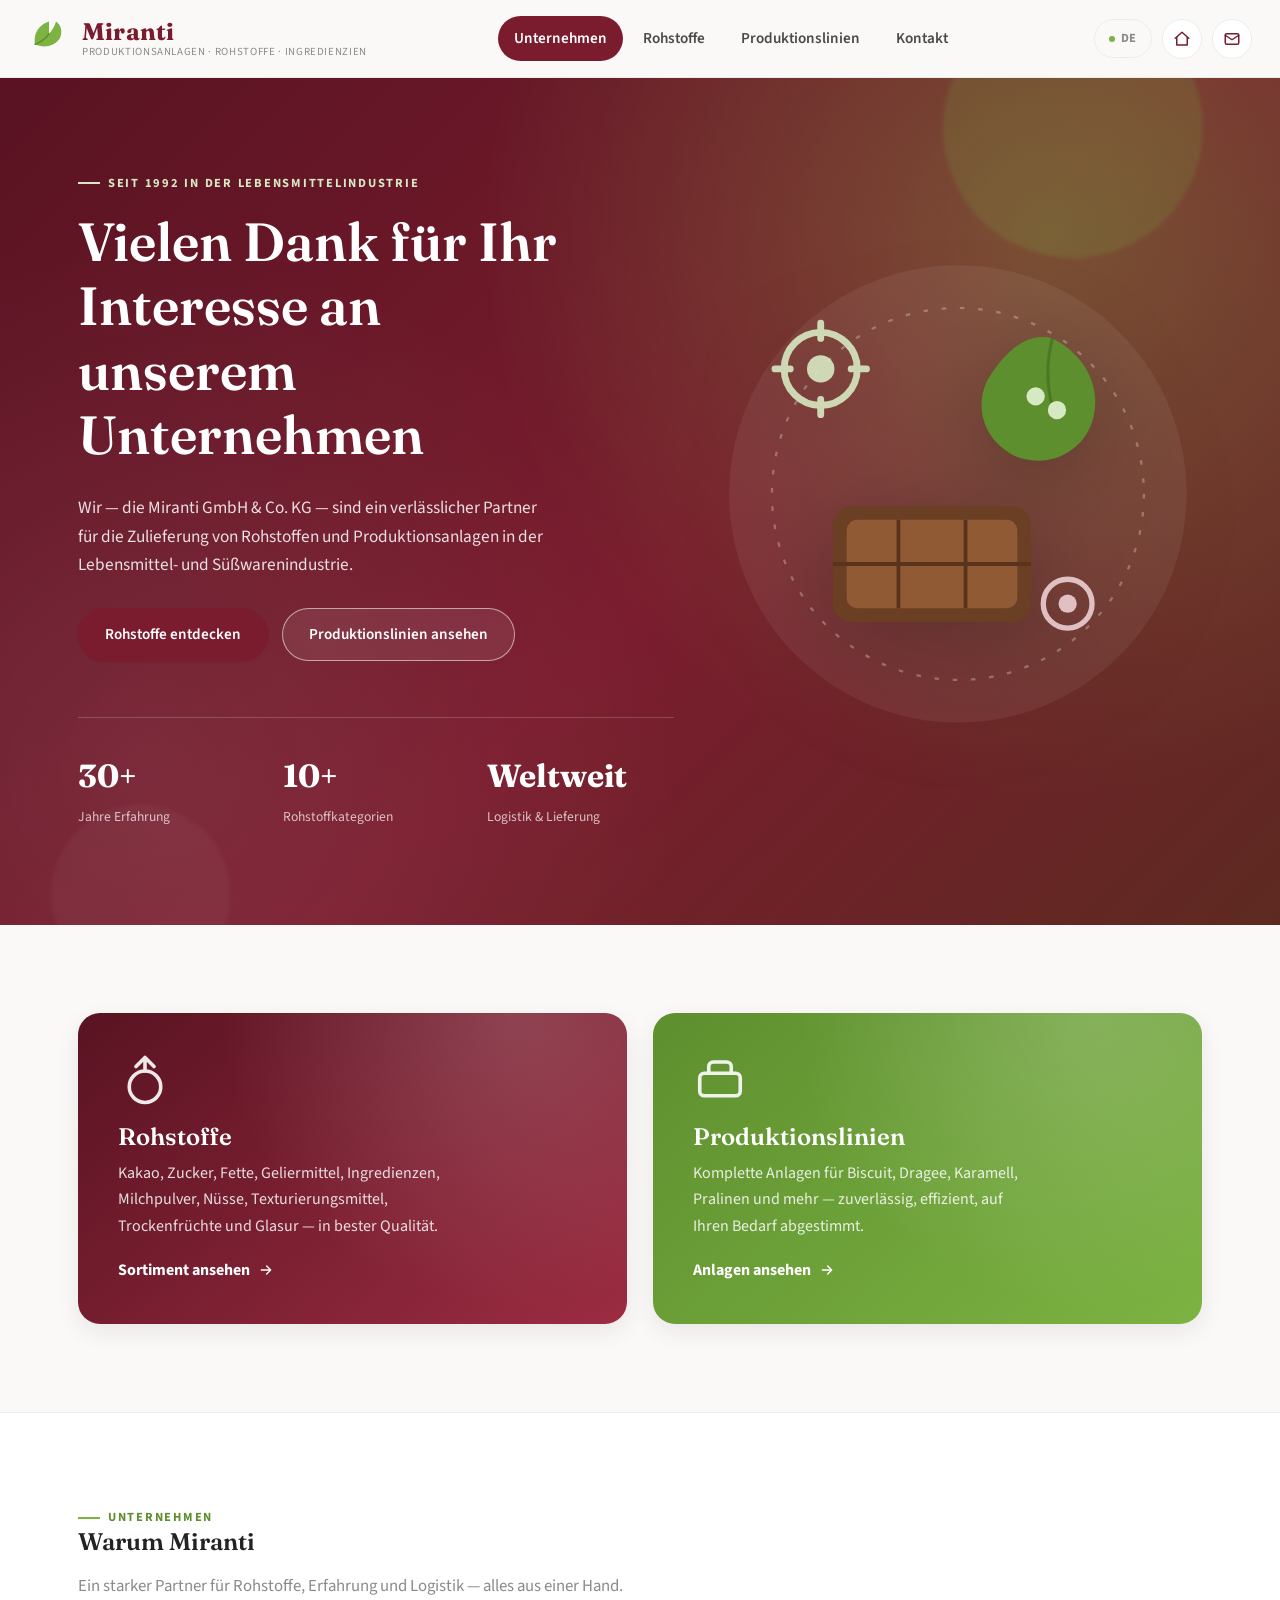
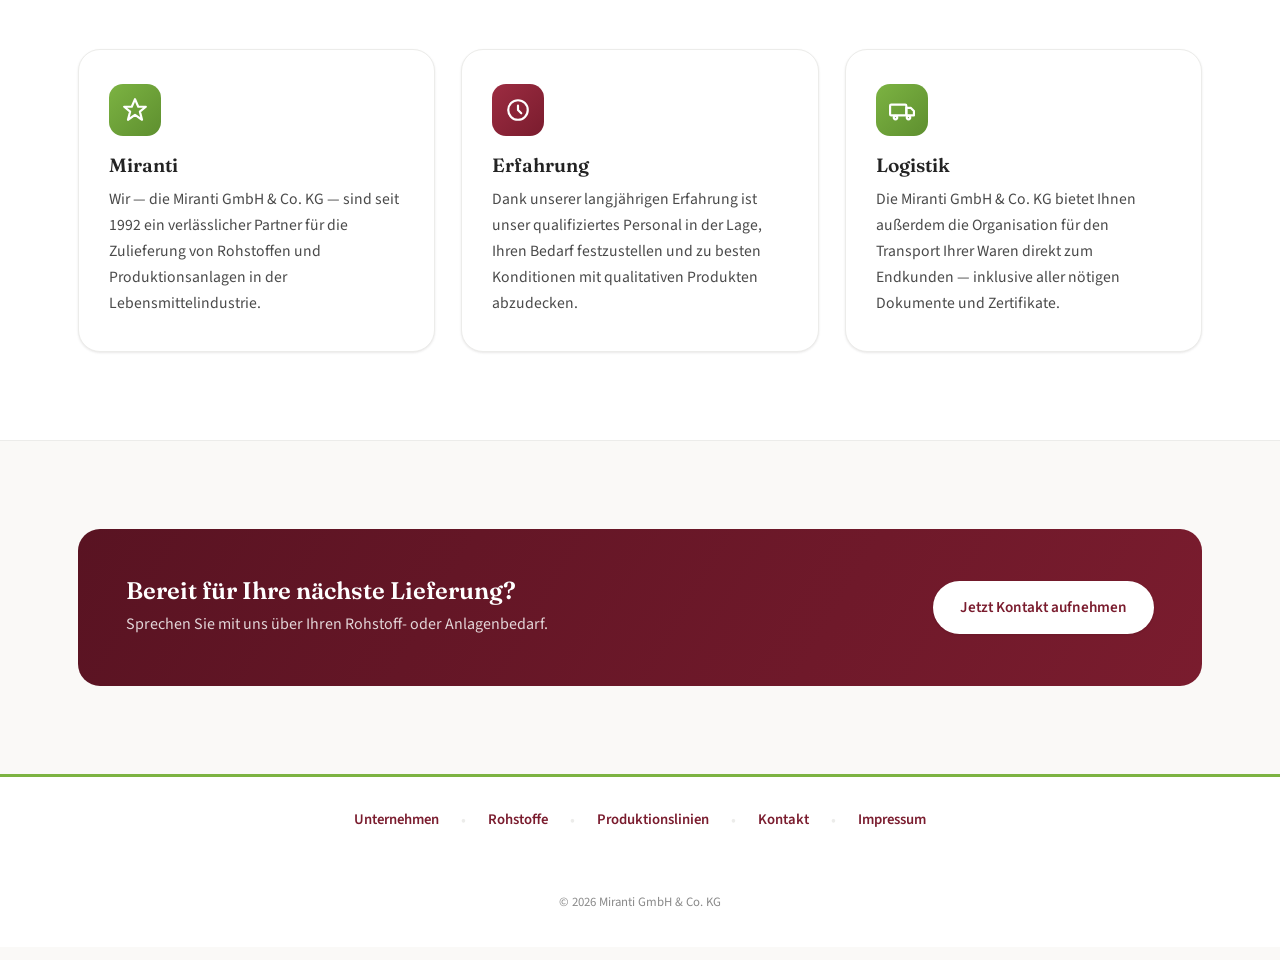
<file: index.html>
<!doctype html>
<html lang="de">
<head>
<meta charset="UTF-8">
<meta name="viewport" content="width=device-width, initial-scale=1.0">
<title>Miranti GmbH &amp; Co. KG — Rohstoffe &amp; Produktionsanlagen für die Süßwarenindustrie</title>
<meta name="description" content="Miranti GmbH &amp; Co. KG ist seit 1992 verlässlicher Partner für die Zulieferung von Rohstoffen und Produktionsanlagen in der Lebensmittelindustrie.">
<link rel="icon" type="image/svg+xml" href="data:image/svg+xml,%3Csvg xmlns='http://www.w3.org/2000/svg' viewBox='0 0 48 48'%3E%3Cpath d='M24 4C12 8 6 18 8 30c8 4 20 4 28-6 4-8 2-16-4-20-2 6-4 10-8 14 0-6 0-10 0-14z' fill='%237cb342'/%3E%3C/svg%3E">
<link rel="preconnect" href="https://fonts.googleapis.com">
<link rel="stylesheet" href="https://fonts.googleapis.com/css2?family=Fraunces:wght@500;600;700&family=Source+Sans+3:wght@400;600;700&display=swap">
<link rel="stylesheet" href="css/style.css">
</head>
<body>

<header class="site-header">
  <div class="header-inner">
    <a class="brand" href="index.html">
      <svg class="brand-mark" viewBox="0 0 48 48" width="48" height="48" fill="none" xmlns="http://www.w3.org/2000/svg">
        <path d="M24 4C12 8 6 18 8 30c8 4 20 4 28-6 4-8 2-16-4-20-2 6-4 10-8 14 0-6 0-10 0-14z" fill="#7cb342"/>
        <path d="M8 30c6-2 12-6 16-12" stroke="#5e8f2f" stroke-width="1.6" stroke-linecap="round"/>
      </svg>
      <span class="brand-text">
        <span class="name">Miranti</span>
        <span class="tagline">Produktionsanlagen · Rohstoffe · Ingredienzien</span>
      </span>
    </a>

    <nav class="main-nav">
      <a href="index.html" class="active">Unternehmen</a>
      <a href="rohstoffe.html">Rohstoffe</a>
      <a href="produktionslinien.html">Produktionslinien</a>
      <a href="kontakt.html">Kontakt</a>
    </nav>

    <div class="header-actions">
      <span class="lang-pill"><span class="dot"></span>DE</span>
      <a class="icon-btn" href="index.html" aria-label="Startseite" title="Startseite">
        <svg viewBox="0 0 24 24" width="24" height="24" fill="none" stroke="currentColor" stroke-width="2" stroke-linecap="round" stroke-linejoin="round"><path d="M3 11l9-8 9 8"/><path d="M5 10v10h14V10"/></svg>
      </a>
      <a class="icon-btn" href="kontakt.html" aria-label="Kontakt" title="Kontakt">
        <svg viewBox="0 0 24 24" width="24" height="24" fill="none" stroke="currentColor" stroke-width="2" stroke-linecap="round" stroke-linejoin="round"><rect x="3" y="5" width="18" height="14" rx="2"/><path d="M3 7l9 6 9-6"/></svg>
      </a>
      <button class="nav-toggle" aria-label="Menü öffnen">
        <svg viewBox="0 0 24 24" width="24" height="24" fill="none" stroke="currentColor" stroke-width="2" stroke-linecap="round"><path d="M4 7h16M4 12h16M4 17h16"/></svg>
      </button>
    </div>
  </div>
</header>

<section class="hero">
  <div class="blob blob-1"></div>
  <div class="blob blob-2"></div>
  <div class="wrap hero-inner">
    <div class="hero-content">
      <span class="eyebrow">Seit 1992 in der Lebensmittelindustrie</span>
      <h1>Vielen Dank für Ihr Interesse an unserem Unternehmen</h1>
      <p class="lead">Wir — die Miranti GmbH &amp; Co. KG — sind ein verlässlicher Partner für die Zulieferung von Rohstoffen und Produktionsanlagen in der Lebensmittel- und Süßwarenindustrie.</p>
      <div class="hero-actions">
        <a class="btn btn-primary" href="rohstoffe.html">Rohstoffe entdecken</a>
        <a class="btn btn-ghost" href="produktionslinien.html">Produktionslinien ansehen</a>
      </div>
      <div class="hero-stats">
        <div class="stat"><strong>30+</strong><span>Jahre Erfahrung</span></div>
        <div class="stat"><strong>10+</strong><span>Rohstoff­kategorien</span></div>
        <div class="stat"><strong>Weltweit</strong><span>Logistik &amp; Lieferung</span></div>
      </div>
    </div>
    <div class="hero-art">
      <svg viewBox="0 0 320 320" width="320" height="320" fill="none">
        <circle cx="160" cy="160" r="150" fill="rgba(255,255,255,0.06)"/>
        <circle cx="160" cy="160" r="122" stroke="rgba(255,255,255,0.28)" stroke-width="1.5" stroke-dasharray="3 9"/>
        <g transform="translate(78,168)">
          <rect x="0" y="0" width="130" height="76" rx="12" fill="#6b3f24"/>
          <rect x="9" y="9" width="112" height="58" rx="7" fill="#8f5a34"/>
          <path d="M43 9v58M87 9v58M0 38h130" stroke="#5a331d" stroke-width="2.5"/>
        </g>
        <g transform="translate(178,58)">
          <path d="M44 0c22 11 33 33 26 55-7 20-29 31-51 22-18-9-27-29-18-49C10 13 25-5 44 0z" fill="#5e8f2f"/>
          <path d="M44 0c-4 15-4 30 0 45" stroke="#3f6b1e" stroke-width="2" opacity="0.6"/>
          <circle cx="33" cy="38" r="6" fill="#d7e9c2"/>
          <circle cx="47" cy="47" r="6" fill="#d7e9c2"/>
        </g>
        <g transform="translate(36,44)" opacity="0.9">
          <circle cx="34" cy="34" r="24" fill="none" stroke="#d7e9c2" stroke-width="4.5"/>
          <circle cx="34" cy="34" r="9" fill="#d7e9c2"/>
          <path d="M34 4v10M34 54v10M4 34h10M54 34h10" stroke="#d7e9c2" stroke-width="4.5" stroke-linecap="round"/>
        </g>
        <g transform="translate(214,214)" opacity="0.85">
          <circle cx="18" cy="18" r="16" fill="none" stroke="#f3d7dc" stroke-width="3.5"/>
          <circle cx="18" cy="18" r="6" fill="#f3d7dc"/>
        </g>
      </svg>
    </div>
  </div>
</section>

<section class="section">
  <div class="wrap">
    <div class="split-grid">
      <a class="promo-card promo-rohstoffe" href="rohstoffe.html">
        <svg class="promo-icon" viewBox="0 0 24 24" width="24" height="24" fill="none" stroke="#fff" stroke-width="1.6" stroke-linecap="round" stroke-linejoin="round"><path d="M12 2v6M8 6l4-4 4 4"/><circle cx="12" cy="15" r="7"/></svg>
        <h3>Rohstoffe</h3>
        <p>Kakao, Zucker, Fette, Geliermittel, Ingredienzen, Milchpulver, Nüsse, Texturierungsmittel, Trockenfrüchte und Glasur — in bester Qualität.</p>
        <span class="arrow-link">Sortiment ansehen
          <svg viewBox="0 0 24 24" width="24" height="24" fill="none" stroke="#fff" stroke-width="2" stroke-linecap="round" stroke-linejoin="round"><path d="M5 12h14M13 6l6 6-6 6"/></svg>
        </span>
      </a>
      <a class="promo-card promo-produktion" href="produktionslinien.html">
        <svg class="promo-icon" viewBox="0 0 24 24" width="24" height="24" fill="none" stroke="#fff" stroke-width="1.6" stroke-linecap="round" stroke-linejoin="round"><rect x="3" y="9" width="18" height="10" rx="2"/><path d="M7 9V6a2 2 0 0 1 2-2h6a2 2 0 0 1 2 2v3"/></svg>
        <h3>Produktionslinien</h3>
        <p>Komplette Anlagen für Biscuit, Dragee, Karamell, Pralinen und mehr — zuverlässig, effizient, auf Ihren Bedarf abgestimmt.</p>
        <span class="arrow-link">Anlagen ansehen
          <svg viewBox="0 0 24 24" width="24" height="24" fill="none" stroke="#fff" stroke-width="2" stroke-linecap="round" stroke-linejoin="round"><path d="M5 12h14M13 6l6 6-6 6"/></svg>
        </span>
      </a>
    </div>
  </div>
</section>

<section class="section bg-alt">
  <div class="wrap">
    <div class="section-head">
      <span class="eyebrow">Unternehmen</span>
      <h2>Warum Miranti</h2>
      <p>Ein starker Partner für Rohstoffe, Erfahrung und Logistik — alles aus einer Hand.</p>
    </div>
    <div class="card-grid">
      <article class="value-card">
        <div class="value-icon">
          <svg viewBox="0 0 24 24" width="24" height="24" fill="none" stroke="currentColor" stroke-width="2" stroke-linecap="round" stroke-linejoin="round"><path d="M12 2l3 7h7l-5.5 4.5L18.5 21 12 16.5 5.5 21l2-7.5L2 9h7z"/></svg>
        </div>
        <h3>Miranti</h3>
        <p>Wir — die Miranti GmbH &amp; Co. KG — sind seit 1992 ein verlässlicher Partner für die Zulieferung von Rohstoffen und Produktionsanlagen in der Lebensmittelindustrie.</p>
      </article>
      <article class="value-card">
        <div class="value-icon">
          <svg viewBox="0 0 24 24" width="24" height="24" fill="none" stroke="currentColor" stroke-width="2" stroke-linecap="round" stroke-linejoin="round"><path d="M12 8v4l3 3"/><circle cx="12" cy="12" r="9"/></svg>
        </div>
        <h3>Erfahrung</h3>
        <p>Dank unserer langjährigen Erfahrung ist unser qualifiziertes Personal in der Lage, Ihren Bedarf festzustellen und zu besten Konditionen mit qualitativen Produkten abzudecken.</p>
      </article>
      <article class="value-card">
        <div class="value-icon">
          <svg viewBox="0 0 24 24" width="24" height="24" fill="none" stroke="currentColor" stroke-width="2" stroke-linecap="round" stroke-linejoin="round"><rect x="1" y="7" width="15" height="10" rx="1"/><path d="M16 10h4l3 3v4h-7z"/><circle cx="6" cy="19" r="1.6"/><circle cx="18" cy="19" r="1.6"/></svg>
        </div>
        <h3>Logistik</h3>
        <p>Die Miranti GmbH &amp; Co. KG bietet Ihnen außerdem die Organisation für den Transport Ihrer Waren direkt zum Endkunden — inklusive aller nötigen Dokumente und Zertifikate.</p>
      </article>
    </div>
  </div>
</section>

<section class="section">
  <div class="wrap">
    <div class="cta-banner">
      <div>
        <h3>Bereit für Ihre nächste Lieferung?</h3>
        <p>Sprechen Sie mit uns über Ihren Rohstoff- oder Anlagenbedarf.</p>
      </div>
      <a class="btn btn-primary" href="kontakt.html" style="background:#fff;color:var(--color-wine)">Jetzt Kontakt aufnehmen</a>
    </div>
  </div>
</section>

<footer class="site-footer">
  <div class="wrap footer-inner">
    <a href="index.html">Unternehmen</a><span class="sep">•</span>
    <a href="rohstoffe.html">Rohstoffe</a><span class="sep">•</span>
    <a href="produktionslinien.html">Produktionslinien</a><span class="sep">•</span>
    <a href="kontakt.html">Kontakt</a><span class="sep">•</span>
    <a href="impressum.html">Impressum</a>
  </div>
  <p class="footer-bottom">© 2026 Miranti GmbH &amp; Co. KG</p>
</footer>

<script src="js/main.js"></script>
</body>
</html>
</file>
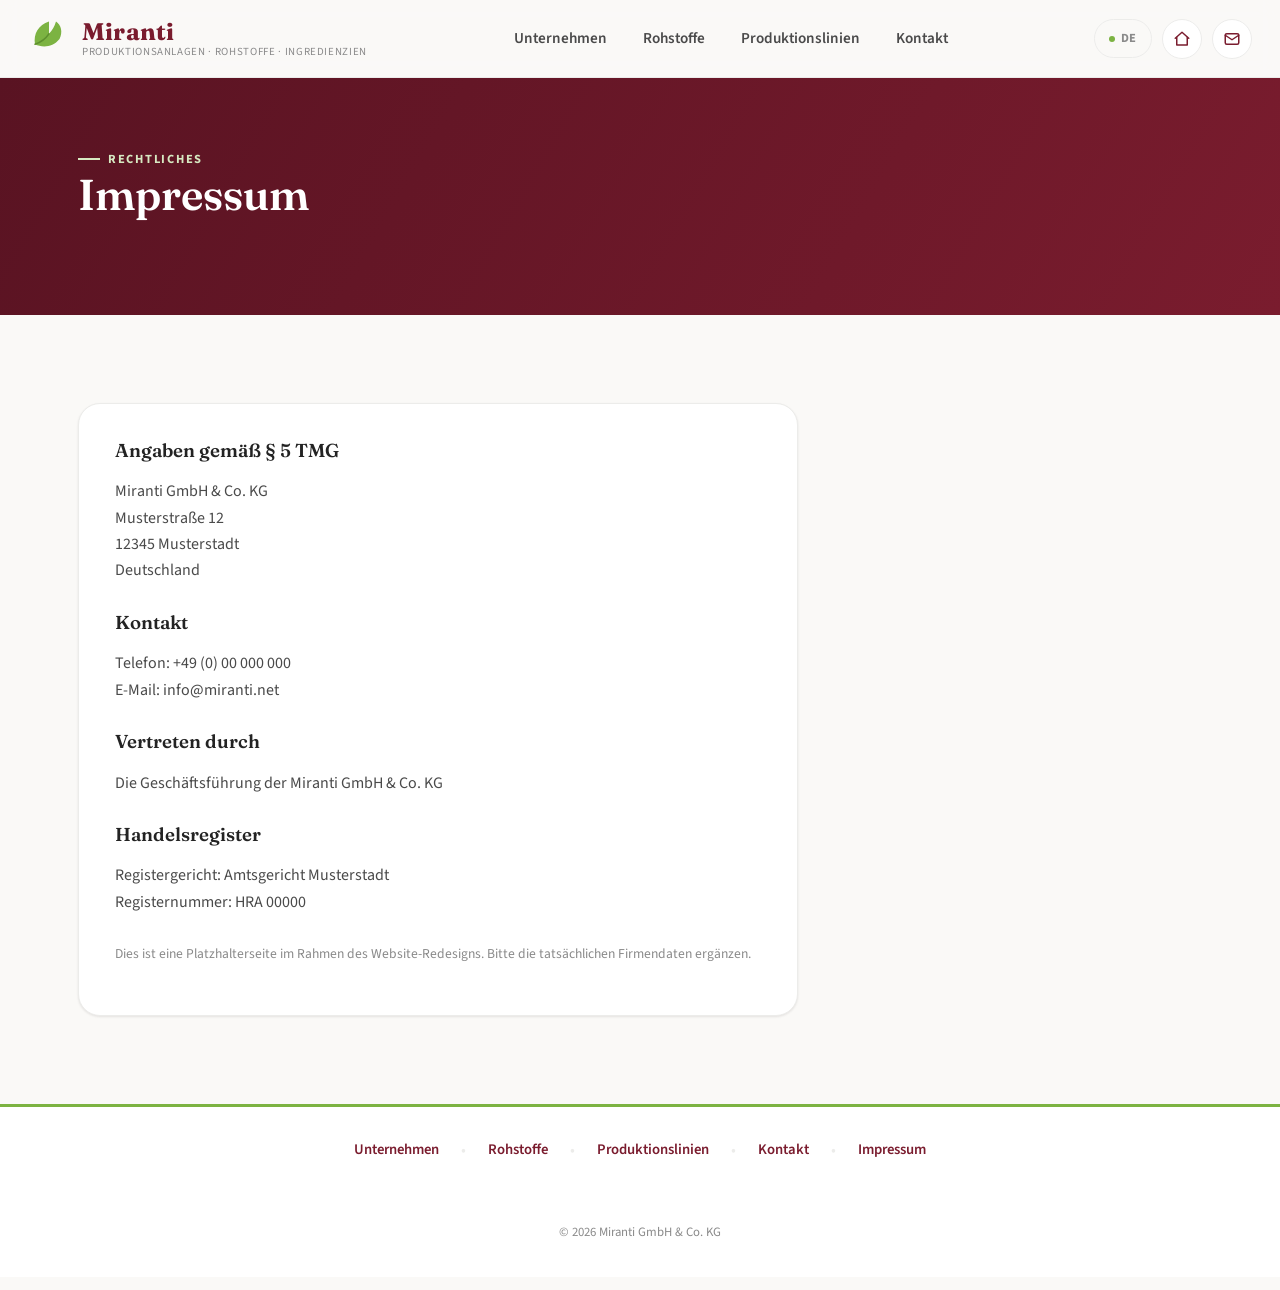
<file: impressum.html>
<!doctype html>
<html lang="de">
<head>
<meta charset="UTF-8">
<meta name="viewport" content="width=device-width, initial-scale=1.0">
<title>Impressum — Miranti GmbH &amp; Co. KG</title>
<link rel="icon" type="image/svg+xml" href="data:image/svg+xml,%3Csvg xmlns='http://www.w3.org/2000/svg' viewBox='0 0 48 48'%3E%3Cpath d='M24 4C12 8 6 18 8 30c8 4 20 4 28-6 4-8 2-16-4-20-2 6-4 10-8 14 0-6 0-10 0-14z' fill='%237cb342'/%3E%3C/svg%3E">
<link rel="preconnect" href="https://fonts.googleapis.com">
<link rel="stylesheet" href="https://fonts.googleapis.com/css2?family=Fraunces:wght@500;600;700&family=Source+Sans+3:wght@400;600;700&display=swap">
<link rel="stylesheet" href="css/style.css">
</head>
<body>

<header class="site-header">
  <div class="header-inner">
    <a class="brand" href="index.html">
      <svg class="brand-mark" viewBox="0 0 48 48" fill="none" xmlns="http://www.w3.org/2000/svg">
        <path d="M24 4C12 8 6 18 8 30c8 4 20 4 28-6 4-8 2-16-4-20-2 6-4 10-8 14 0-6 0-10 0-14z" fill="#7cb342"/>
        <path d="M8 30c6-2 12-6 16-12" stroke="#5e8f2f" stroke-width="1.6" stroke-linecap="round"/>
      </svg>
      <span class="brand-text">
        <span class="name">Miranti</span>
        <span class="tagline">Produktionsanlagen · Rohstoffe · Ingredienzien</span>
      </span>
    </a>
    <nav class="main-nav">
      <a href="index.html">Unternehmen</a>
      <a href="rohstoffe.html">Rohstoffe</a>
      <a href="produktionslinien.html">Produktionslinien</a>
      <a href="kontakt.html">Kontakt</a>
    </nav>
    <div class="header-actions">
      <span class="lang-pill"><span class="dot"></span>DE</span>
      <a class="icon-btn" href="index.html" aria-label="Startseite" title="Startseite">
        <svg viewBox="0 0 24 24" fill="none" stroke="currentColor" stroke-width="2" stroke-linecap="round" stroke-linejoin="round"><path d="M3 11l9-8 9 8"/><path d="M5 10v10h14V10"/></svg>
      </a>
      <a class="icon-btn" href="kontakt.html" aria-label="Kontakt" title="Kontakt">
        <svg viewBox="0 0 24 24" fill="none" stroke="currentColor" stroke-width="2" stroke-linecap="round" stroke-linejoin="round"><rect x="3" y="5" width="18" height="14" rx="2"/><path d="M3 7l9 6 9-6"/></svg>
      </a>
      <button class="nav-toggle" aria-label="Menü öffnen">
        <svg viewBox="0 0 24 24" fill="none" stroke="currentColor" stroke-width="2" stroke-linecap="round"><path d="M4 7h16M4 12h16M4 17h16"/></svg>
      </button>
    </div>
  </div>
</header>

<section class="page-hero">
  <div class="wrap">
    <span class="eyebrow">Rechtliches</span>
    <h1>Impressum</h1>
  </div>
</section>

<section class="section">
  <div class="wrap">
    <div class="contact-card" style="max-width:720px;">
      <h3>Angaben gemäß § 5 TMG</h3>
      <p>Miranti GmbH &amp; Co. KG<br>Musterstraße 12<br>12345 Musterstadt<br>Deutschland</p>
      <h3 style="margin-top:28px;">Kontakt</h3>
      <p>Telefon: +49 (0) 00 000 000<br>E-Mail: info@miranti.net</p>
      <h3 style="margin-top:28px;">Vertreten durch</h3>
      <p>Die Geschäftsführung der Miranti GmbH &amp; Co. KG</p>
      <h3 style="margin-top:28px;">Handelsregister</h3>
      <p>Registergericht: Amtsgericht Musterstadt<br>Registernummer: HRA 00000</p>
      <p style="margin-top:28px; color:var(--color-muted); font-size:0.85rem;">Dies ist eine Platzhalterseite im Rahmen des Website-Redesigns. Bitte die tatsächlichen Firmendaten ergänzen.</p>
    </div>
  </div>
</section>

<footer class="site-footer">
  <div class="wrap footer-inner">
    <a href="index.html">Unternehmen</a><span class="sep">•</span>
    <a href="rohstoffe.html">Rohstoffe</a><span class="sep">•</span>
    <a href="produktionslinien.html">Produktionslinien</a><span class="sep">•</span>
    <a href="kontakt.html">Kontakt</a><span class="sep">•</span>
    <a href="impressum.html">Impressum</a>
  </div>
  <p class="footer-bottom">© 2026 Miranti GmbH &amp; Co. KG</p>
</footer>

<script src="js/main.js"></script>
</body>
</html>
</file>
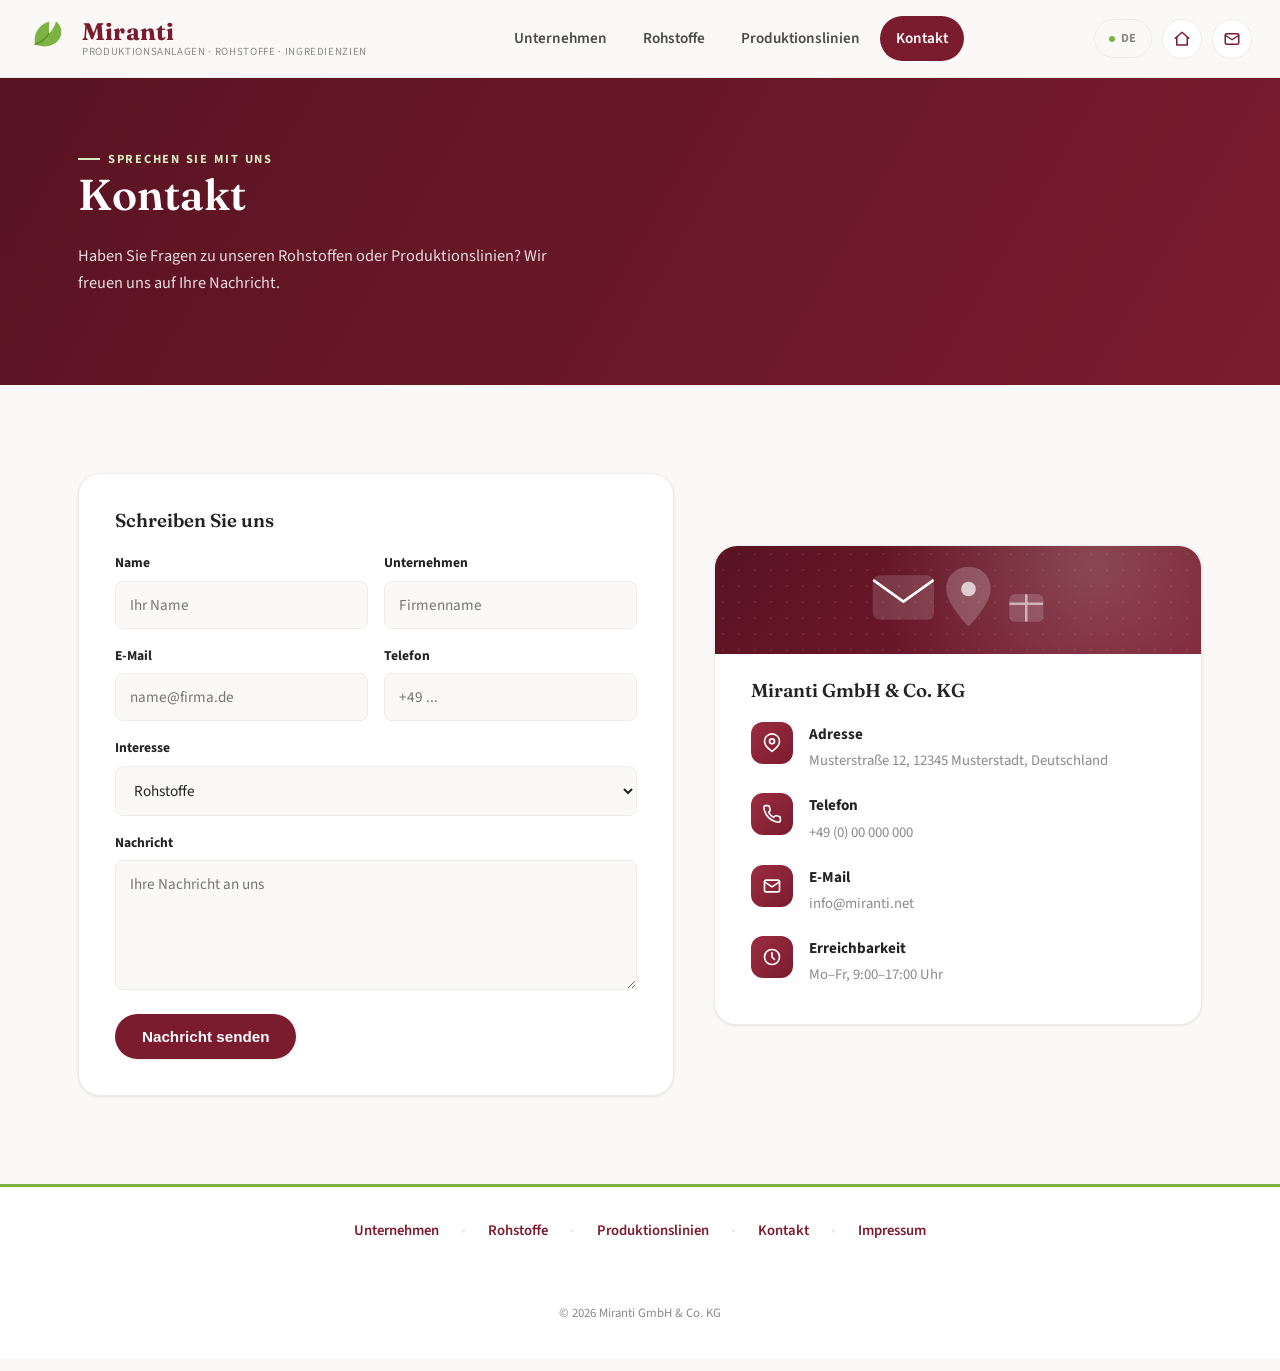
<file: kontakt.html>
<!doctype html>
<html lang="de">
<head>
<meta charset="UTF-8">
<meta name="viewport" content="width=device-width, initial-scale=1.0">
<title>Kontakt — Miranti GmbH &amp; Co. KG</title>
<meta name="description" content="Kontaktieren Sie Miranti GmbH & Co. KG für Rohstoffe und Produktionsanlagen.">
<link rel="icon" type="image/svg+xml" href="data:image/svg+xml,%3Csvg xmlns='http://www.w3.org/2000/svg' viewBox='0 0 48 48'%3E%3Cpath d='M24 4C12 8 6 18 8 30c8 4 20 4 28-6 4-8 2-16-4-20-2 6-4 10-8 14 0-6 0-10 0-14z' fill='%237cb342'/%3E%3C/svg%3E">
<link rel="preconnect" href="https://fonts.googleapis.com">
<link rel="stylesheet" href="https://fonts.googleapis.com/css2?family=Fraunces:wght@500;600;700&family=Source+Sans+3:wght@400;600;700&display=swap">
<link rel="stylesheet" href="css/style.css">
</head>
<body>

<header class="site-header">
  <div class="header-inner">
    <a class="brand" href="index.html">
      <svg class="brand-mark" viewBox="0 0 48 48" fill="none" xmlns="http://www.w3.org/2000/svg">
        <path d="M24 4C12 8 6 18 8 30c8 4 20 4 28-6 4-8 2-16-4-20-2 6-4 10-8 14 0-6 0-10 0-14z" fill="#7cb342"/>
        <path d="M8 30c6-2 12-6 16-12" stroke="#5e8f2f" stroke-width="1.6" stroke-linecap="round"/>
      </svg>
      <span class="brand-text">
        <span class="name">Miranti</span>
        <span class="tagline">Produktionsanlagen · Rohstoffe · Ingredienzien</span>
      </span>
    </a>
    <nav class="main-nav">
      <a href="index.html">Unternehmen</a>
      <a href="rohstoffe.html">Rohstoffe</a>
      <a href="produktionslinien.html">Produktionslinien</a>
      <a href="kontakt.html" class="active">Kontakt</a>
    </nav>
    <div class="header-actions">
      <span class="lang-pill"><span class="dot"></span>DE</span>
      <a class="icon-btn" href="index.html" aria-label="Startseite" title="Startseite">
        <svg viewBox="0 0 24 24" fill="none" stroke="currentColor" stroke-width="2" stroke-linecap="round" stroke-linejoin="round"><path d="M3 11l9-8 9 8"/><path d="M5 10v10h14V10"/></svg>
      </a>
      <a class="icon-btn" href="kontakt.html" aria-label="Kontakt" title="Kontakt">
        <svg viewBox="0 0 24 24" fill="none" stroke="currentColor" stroke-width="2" stroke-linecap="round" stroke-linejoin="round"><rect x="3" y="5" width="18" height="14" rx="2"/><path d="M3 7l9 6 9-6"/></svg>
      </a>
      <button class="nav-toggle" aria-label="Menü öffnen">
        <svg viewBox="0 0 24 24" fill="none" stroke="currentColor" stroke-width="2" stroke-linecap="round"><path d="M4 7h16M4 12h16M4 17h16"/></svg>
      </button>
    </div>
  </div>
</header>

<section class="page-hero">
  <div class="wrap">
    <span class="eyebrow">Sprechen Sie mit uns</span>
    <h1>Kontakt</h1>
    <p>Haben Sie Fragen zu unseren Rohstoffen oder Produktionslinien? Wir freuen uns auf Ihre Nachricht.</p>
  </div>
</section>

<section class="section">
  <div class="wrap">
    <div class="contact-grid">
      <div class="contact-card">
        <h3 style="margin-bottom:20px;">Schreiben Sie uns</h3>
        <form class="form-grid" onsubmit="event.preventDefault(); this.reset(); alert('Vielen Dank für Ihre Nachricht!');">
          <div class="form-row">
            <div>
              <label for="name">Name</label>
              <input id="name" type="text" placeholder="Ihr Name" required>
            </div>
            <div>
              <label for="firma">Unternehmen</label>
              <input id="firma" type="text" placeholder="Firmenname">
            </div>
          </div>
          <div class="form-row">
            <div>
              <label for="email">E-Mail</label>
              <input id="email" type="email" placeholder="name@firma.de" required>
            </div>
            <div>
              <label for="telefon">Telefon</label>
              <input id="telefon" type="tel" placeholder="+49 ...">
            </div>
          </div>
          <div>
            <label for="thema">Interesse</label>
            <select id="thema">
              <option>Rohstoffe</option>
              <option>Produktionslinien</option>
              <option>Sonstiges</option>
            </select>
          </div>
          <div>
            <label for="nachricht">Nachricht</label>
            <textarea id="nachricht" placeholder="Ihre Nachricht an uns" required></textarea>
          </div>
          <button class="btn btn-primary" type="submit" style="justify-self:start;">Nachricht senden</button>
        </form>
      </div>

      <div class="contact-card">
        <div class="contact-art-banner">
          <svg viewBox="0 0 200 100" fill="none" stroke="#fff" stroke-width="2.4" stroke-linecap="round" stroke-linejoin="round">
            <rect x="20" y="28" width="56" height="40" rx="6" fill="#fff" opacity="0.14"/>
            <path d="M20 32l28 20 28-20"/>
            <path d="M110 20c12 0 20 9 20 20 0 14-20 34-20 34s-20-20-20-34c0-11 8-20 20-20z" fill="#fff" opacity="0.2"/>
            <circle cx="110" cy="40" r="7" fill="#fff" stroke="none" opacity="0.7"/>
            <rect x="150" y="46" width="30" height="24" rx="4" fill="#fff" opacity="0.16"/>
            <path d="M150 54h30M165 46v24" opacity="0.55"/>
          </svg>
        </div>
        <h3 style="margin-bottom:20px;">Miranti GmbH &amp; Co. KG</h3>
        <ul class="contact-list">
          <li>
            <span class="ic"><svg viewBox="0 0 24 24" fill="none" stroke="#fff" stroke-width="2" stroke-linecap="round" stroke-linejoin="round"><path d="M21 10c0 6-9 12-9 12S3 16 3 10a9 9 0 1 1 18 0z"/><circle cx="12" cy="10" r="3"/></svg></span>
            <div><strong>Adresse</strong><span>Musterstraße 12, 12345 Musterstadt, Deutschland</span></div>
          </li>
          <li>
            <span class="ic"><svg viewBox="0 0 24 24" fill="none" stroke="#fff" stroke-width="2" stroke-linecap="round" stroke-linejoin="round"><path d="M22 16.9v3a2 2 0 0 1-2.2 2 19.8 19.8 0 0 1-8.6-3 19.5 19.5 0 0 1-6-6 19.8 19.8 0 0 1-3-8.7A2 2 0 0 1 4.1 2h3a2 2 0 0 1 2 1.7c.1 1 .3 2 .6 2.9a2 2 0 0 1-.5 2.1L7.9 10a16 16 0 0 0 6 6l1.3-1.3a2 2 0 0 1 2.1-.5c.9.3 1.9.5 2.9.6a2 2 0 0 1 1.8 2.1z"/></svg></span>
            <div><strong>Telefon</strong><a href="tel:+490000000000">+49 (0) 00 000 000</a></div>
          </li>
          <li>
            <span class="ic"><svg viewBox="0 0 24 24" fill="none" stroke="#fff" stroke-width="2" stroke-linecap="round" stroke-linejoin="round"><rect x="3" y="5" width="18" height="14" rx="2"/><path d="M3 7l9 6 9-6"/></svg></span>
            <div><strong>E-Mail</strong><a href="mailto:info@miranti.net">info@miranti.net</a></div>
          </li>
          <li>
            <span class="ic"><svg viewBox="0 0 24 24" fill="none" stroke="#fff" stroke-width="2" stroke-linecap="round" stroke-linejoin="round"><circle cx="12" cy="12" r="9"/><path d="M12 7v5l3 3"/></svg></span>
            <div><strong>Erreichbarkeit</strong><span>Mo–Fr, 9:00–17:00 Uhr</span></div>
          </li>
        </ul>
      </div>
    </div>
  </div>
</section>

<footer class="site-footer">
  <div class="wrap footer-inner">
    <a href="index.html">Unternehmen</a><span class="sep">•</span>
    <a href="rohstoffe.html">Rohstoffe</a><span class="sep">•</span>
    <a href="produktionslinien.html">Produktionslinien</a><span class="sep">•</span>
    <a href="kontakt.html">Kontakt</a><span class="sep">•</span>
    <a href="impressum.html">Impressum</a>
  </div>
  <p class="footer-bottom">© 2026 Miranti GmbH &amp; Co. KG</p>
</footer>

<script src="js/main.js"></script>
</body>
</html>
</file>
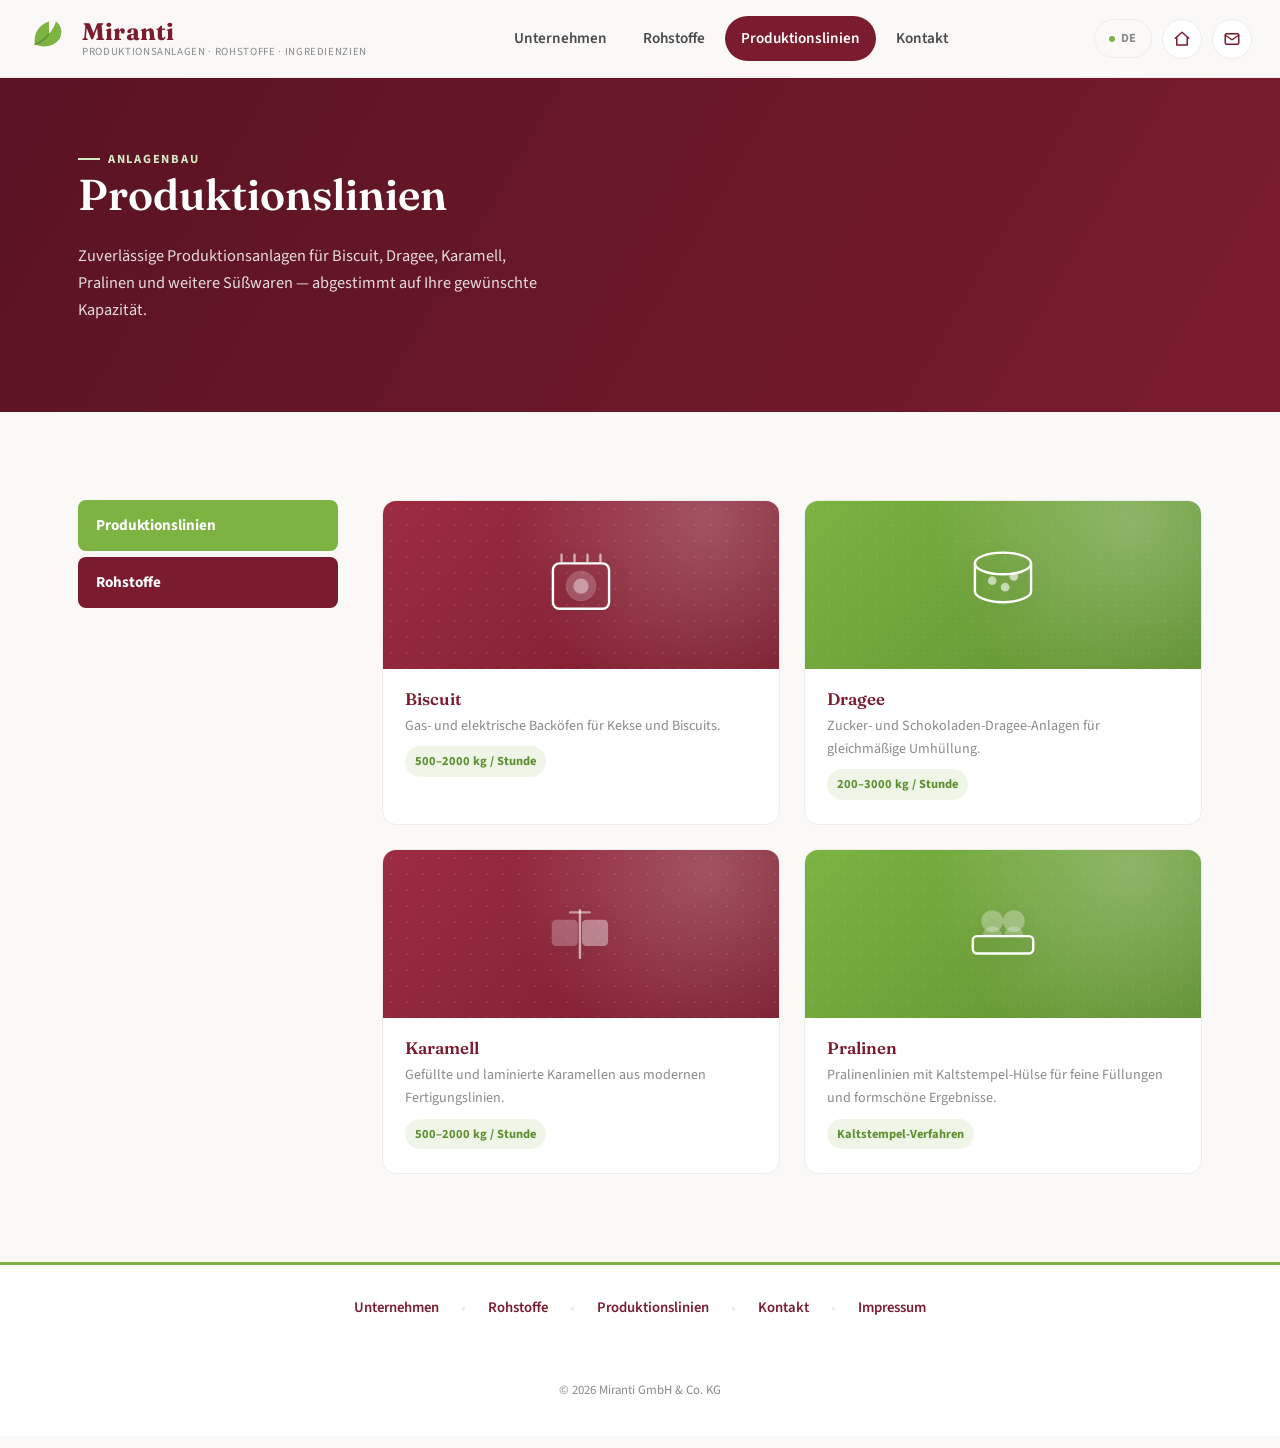
<file: produktionslinien.html>
<!doctype html>
<html lang="de">
<head>
<meta charset="UTF-8">
<meta name="viewport" content="width=device-width, initial-scale=1.0">
<title>Produktionslinien — Miranti GmbH &amp; Co. KG</title>
<meta name="description" content="Produktionslinien für Biscuit, Dragee, Karamell und Pralinen von Miranti GmbH & Co. KG.">
<link rel="icon" type="image/svg+xml" href="data:image/svg+xml,%3Csvg xmlns='http://www.w3.org/2000/svg' viewBox='0 0 48 48'%3E%3Cpath d='M24 4C12 8 6 18 8 30c8 4 20 4 28-6 4-8 2-16-4-20-2 6-4 10-8 14 0-6 0-10 0-14z' fill='%237cb342'/%3E%3C/svg%3E">
<link rel="preconnect" href="https://fonts.googleapis.com">
<link rel="stylesheet" href="https://fonts.googleapis.com/css2?family=Fraunces:wght@500;600;700&family=Source+Sans+3:wght@400;600;700&display=swap">
<link rel="stylesheet" href="css/style.css">
</head>
<body>

<header class="site-header">
  <div class="header-inner">
    <a class="brand" href="index.html">
      <svg class="brand-mark" viewBox="0 0 48 48" fill="none" xmlns="http://www.w3.org/2000/svg">
        <path d="M24 4C12 8 6 18 8 30c8 4 20 4 28-6 4-8 2-16-4-20-2 6-4 10-8 14 0-6 0-10 0-14z" fill="#7cb342"/>
        <path d="M8 30c6-2 12-6 16-12" stroke="#5e8f2f" stroke-width="1.6" stroke-linecap="round"/>
      </svg>
      <span class="brand-text">
        <span class="name">Miranti</span>
        <span class="tagline">Produktionsanlagen · Rohstoffe · Ingredienzien</span>
      </span>
    </a>
    <nav class="main-nav">
      <a href="index.html">Unternehmen</a>
      <a href="rohstoffe.html">Rohstoffe</a>
      <a href="produktionslinien.html" class="active">Produktionslinien</a>
      <a href="kontakt.html">Kontakt</a>
    </nav>
    <div class="header-actions">
      <span class="lang-pill"><span class="dot"></span>DE</span>
      <a class="icon-btn" href="index.html" aria-label="Startseite" title="Startseite">
        <svg viewBox="0 0 24 24" fill="none" stroke="currentColor" stroke-width="2" stroke-linecap="round" stroke-linejoin="round"><path d="M3 11l9-8 9 8"/><path d="M5 10v10h14V10"/></svg>
      </a>
      <a class="icon-btn" href="kontakt.html" aria-label="Kontakt" title="Kontakt">
        <svg viewBox="0 0 24 24" fill="none" stroke="currentColor" stroke-width="2" stroke-linecap="round" stroke-linejoin="round"><rect x="3" y="5" width="18" height="14" rx="2"/><path d="M3 7l9 6 9-6"/></svg>
      </a>
      <button class="nav-toggle" aria-label="Menü öffnen">
        <svg viewBox="0 0 24 24" fill="none" stroke="currentColor" stroke-width="2" stroke-linecap="round"><path d="M4 7h16M4 12h16M4 17h16"/></svg>
      </button>
    </div>
  </div>
</header>

<section class="page-hero">
  <div class="wrap">
    <span class="eyebrow">Anlagenbau</span>
    <h1>Produktionslinien</h1>
    <p>Zuverlässige Produktionsanlagen für Biscuit, Dragee, Karamell, Pralinen und weitere Süßwaren — abgestimmt auf Ihre gewünschte Kapazität.</p>
  </div>
</section>

<section class="section">
  <div class="wrap">
    <div class="layout-grid">
      <aside class="side-nav">
        <a class="cat-link tab-green" href="produktionslinien.html">Produktionslinien</a>
        <a class="cat-link tab-wine" href="rohstoffe.html">Rohstoffe</a>
      </aside>

      <div class="item-grid">
        <article class="item-card line-card" id="biscuit">
          <div class="item-media"><svg viewBox="0 0 100 100" fill="none" stroke="#fff" stroke-width="2.2" stroke-linecap="round" stroke-linejoin="round"><rect x="24" y="30" width="52" height="42" rx="6"/><circle cx="50" cy="51" r="13" fill="#fff" opacity="0.2"/><circle cx="50" cy="51" r="6" fill="#fff" opacity="0.4"/><path d="M32 22v6M44 22v6M56 22v6M68 22v6" opacity="0.6"/></svg></div>
          <div class="item-body">
            <h4>Biscuit</h4>
            <p>Gas- und elektrische Backöfen für Kekse und Biscuits.</p>
            <span class="capacity">500–2000 kg / Stunde</span>
          </div>
        </article>

        <article class="item-card line-card" id="dragee">
          <div class="item-media"><svg viewBox="0 0 100 100" fill="none" stroke="#fff" stroke-width="2.2" stroke-linecap="round" stroke-linejoin="round"><ellipse cx="50" cy="30" rx="26" ry="10"/><path d="M24 30v26c0 5 12 10 26 10s26-5 26-10V30"/><circle cx="40" cy="46" r="4" fill="#fff" stroke="none" opacity="0.6"/><circle cx="52" cy="52" r="4" fill="#fff" stroke="none" opacity="0.6"/><circle cx="60" cy="42" r="4" fill="#fff" stroke="none" opacity="0.6"/></svg></div>
          <div class="item-body">
            <h4>Dragee</h4>
            <p>Zucker- und Schokoladen-Dragee-Anlagen für gleichmäßige Umhüllung.</p>
            <span class="capacity">200–3000 kg / Stunde</span>
          </div>
        </article>

        <article class="item-card line-card" id="karamell">
          <div class="item-media"><svg viewBox="0 0 100 100" fill="none" stroke="#fff" stroke-width="2.2" stroke-linecap="round" stroke-linejoin="round"><rect x="24" y="38" width="22" height="22" rx="3" fill="#fff" opacity="0.25"/><rect x="52" y="38" width="22" height="22" rx="3" fill="#fff" opacity="0.4"/><path d="M49 28v44" opacity="0.6"/><path d="M40 30h18" opacity="0.5"/></svg></div>
          <div class="item-body">
            <h4>Karamell</h4>
            <p>Gefüllte und laminierte Karamellen aus modernen Fertigungslinien.</p>
            <span class="capacity">500–2000 kg / Stunde</span>
          </div>
        </article>

        <article class="item-card line-card" id="pralinen">
          <div class="item-media"><svg viewBox="0 0 100 100" fill="none" stroke="#fff" stroke-width="2.2" stroke-linecap="round" stroke-linejoin="round"><rect x="22" y="52" width="56" height="16" rx="4"/><path d="M32 52a8 8 0 0 1 16 0M52 52a8 8 0 0 1 16 0" fill="#fff" opacity="0.25"/><circle cx="40" cy="38" r="9" fill="#fff" opacity="0.3"/><circle cx="60" cy="38" r="9" fill="#fff" opacity="0.3"/></svg></div>
          <div class="item-body">
            <h4>Pralinen</h4>
            <p>Pralinenlinien mit Kaltstempel-Hülse für feine Füllungen und formschöne Ergebnisse.</p>
            <span class="capacity">Kaltstempel-Verfahren</span>
          </div>
        </article>
      </div>
    </div>
  </div>
</section>

<footer class="site-footer">
  <div class="wrap footer-inner">
    <a href="index.html">Unternehmen</a><span class="sep">•</span>
    <a href="rohstoffe.html">Rohstoffe</a><span class="sep">•</span>
    <a href="produktionslinien.html">Produktionslinien</a><span class="sep">•</span>
    <a href="kontakt.html">Kontakt</a><span class="sep">•</span>
    <a href="impressum.html">Impressum</a>
  </div>
  <p class="footer-bottom">© 2026 Miranti GmbH &amp; Co. KG</p>
</footer>

<script src="js/main.js"></script>
</body>
</html>
</file>
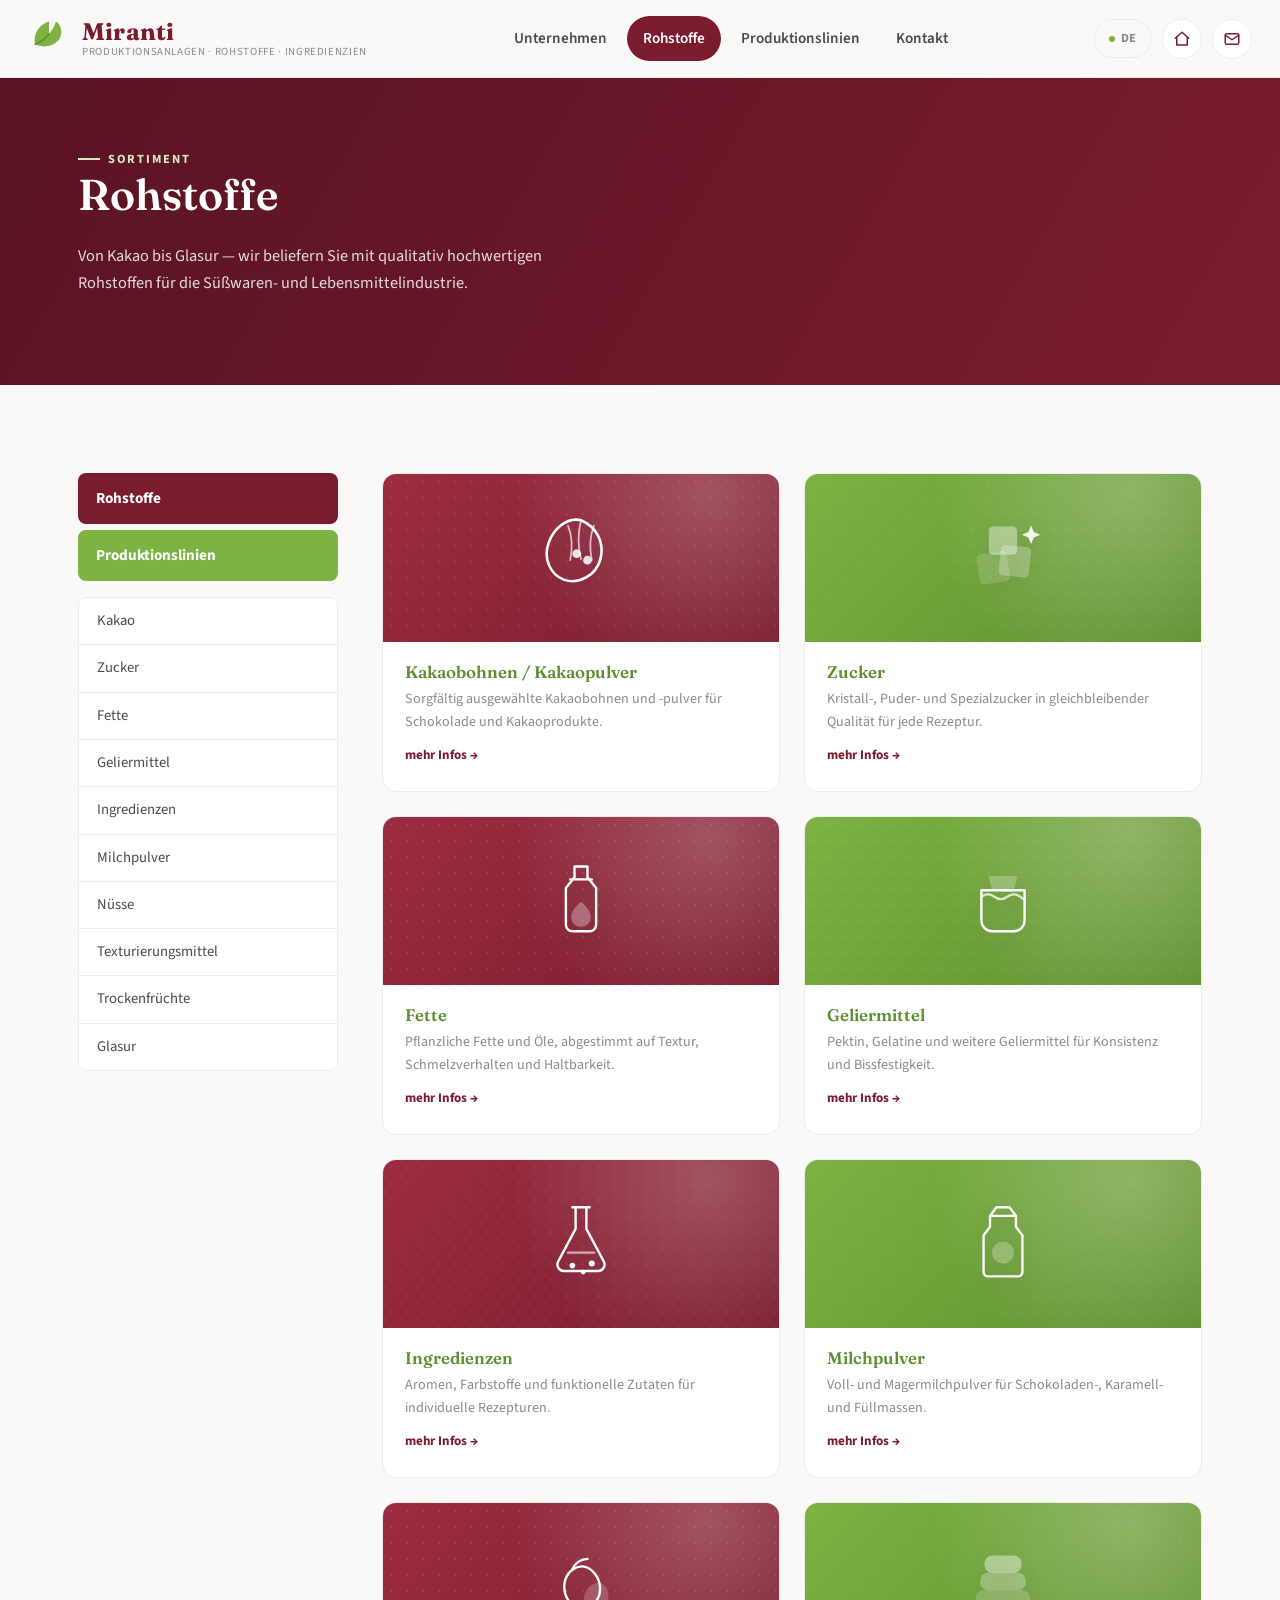
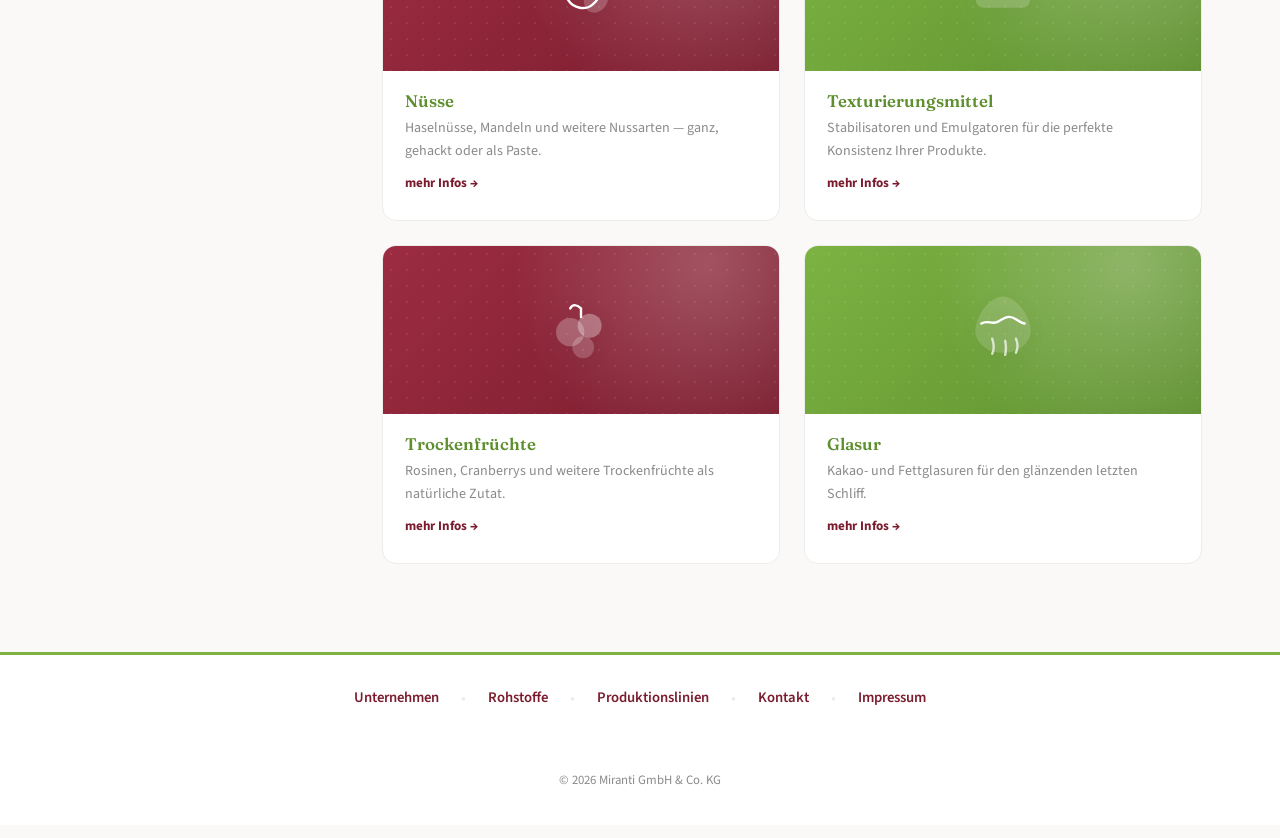
<file: rohstoffe.html>
<!doctype html>
<html lang="de">
<head>
<meta charset="UTF-8">
<meta name="viewport" content="width=device-width, initial-scale=1.0">
<title>Rohstoffe — Miranti GmbH &amp; Co. KG</title>
<meta name="description" content="Kakao, Zucker, Fette, Geliermittel, Ingredienzen, Milchpulver, Nüsse, Texturierungsmittel, Trockenfrüchte und Glasur von Miranti.">
<link rel="icon" type="image/svg+xml" href="data:image/svg+xml,%3Csvg xmlns='http://www.w3.org/2000/svg' viewBox='0 0 48 48'%3E%3Cpath d='M24 4C12 8 6 18 8 30c8 4 20 4 28-6 4-8 2-16-4-20-2 6-4 10-8 14 0-6 0-10 0-14z' fill='%237cb342'/%3E%3C/svg%3E">
<link rel="preconnect" href="https://fonts.googleapis.com">
<link rel="stylesheet" href="https://fonts.googleapis.com/css2?family=Fraunces:wght@500;600;700&family=Source+Sans+3:wght@400;600;700&display=swap">
<link rel="stylesheet" href="css/style.css">
</head>
<body>

<header class="site-header">
  <div class="header-inner">
    <a class="brand" href="index.html">
      <svg class="brand-mark" viewBox="0 0 48 48" fill="none" xmlns="http://www.w3.org/2000/svg">
        <path d="M24 4C12 8 6 18 8 30c8 4 20 4 28-6 4-8 2-16-4-20-2 6-4 10-8 14 0-6 0-10 0-14z" fill="#7cb342"/>
        <path d="M8 30c6-2 12-6 16-12" stroke="#5e8f2f" stroke-width="1.6" stroke-linecap="round"/>
      </svg>
      <span class="brand-text">
        <span class="name">Miranti</span>
        <span class="tagline">Produktionsanlagen · Rohstoffe · Ingredienzien</span>
      </span>
    </a>
    <nav class="main-nav">
      <a href="index.html">Unternehmen</a>
      <a href="rohstoffe.html" class="active">Rohstoffe</a>
      <a href="produktionslinien.html">Produktionslinien</a>
      <a href="kontakt.html">Kontakt</a>
    </nav>
    <div class="header-actions">
      <span class="lang-pill"><span class="dot"></span>DE</span>
      <a class="icon-btn" href="index.html" aria-label="Startseite" title="Startseite">
        <svg viewBox="0 0 24 24" fill="none" stroke="currentColor" stroke-width="2" stroke-linecap="round" stroke-linejoin="round"><path d="M3 11l9-8 9 8"/><path d="M5 10v10h14V10"/></svg>
      </a>
      <a class="icon-btn" href="kontakt.html" aria-label="Kontakt" title="Kontakt">
        <svg viewBox="0 0 24 24" fill="none" stroke="currentColor" stroke-width="2" stroke-linecap="round" stroke-linejoin="round"><rect x="3" y="5" width="18" height="14" rx="2"/><path d="M3 7l9 6 9-6"/></svg>
      </a>
      <button class="nav-toggle" aria-label="Menü öffnen">
        <svg viewBox="0 0 24 24" fill="none" stroke="currentColor" stroke-width="2" stroke-linecap="round"><path d="M4 7h16M4 12h16M4 17h16"/></svg>
      </button>
    </div>
  </div>
</header>

<section class="page-hero">
  <div class="wrap">
    <span class="eyebrow">Sortiment</span>
    <h1>Rohstoffe</h1>
    <p>Von Kakao bis Glasur — wir beliefern Sie mit qualitativ hochwertigen Rohstoffen für die Süßwaren- und Lebensmittelindustrie.</p>
  </div>
</section>

<section class="section">
  <div class="wrap">
    <div class="layout-grid">
      <aside class="side-nav">
        <a class="cat-link tab-wine" href="rohstoffe.html">Rohstoffe</a>
        <a class="cat-link tab-green" href="produktionslinien.html">Produktionslinien</a>
        <nav class="sub-list">
          <a href="#kakao">Kakao</a>
          <a href="#zucker">Zucker</a>
          <a href="#fette">Fette</a>
          <a href="#geliermittel">Geliermittel</a>
          <a href="#ingredienzen">Ingredienzen</a>
          <a href="#milchpulver">Milchpulver</a>
          <a href="#nuesse">Nüsse</a>
          <a href="#texturierungsmittel">Texturierungsmittel</a>
          <a href="#trockenfruechte">Trockenfrüchte</a>
          <a href="#glasur">Glasur</a>
        </nav>
      </aside>

      <div class="item-grid">
        <article class="item-card" id="kakao">
          <div class="item-media"><svg viewBox="0 0 100 100" fill="none" stroke="#fff" stroke-width="2.4" stroke-linecap="round" stroke-linejoin="round"><path d="M50 15c14 6 22 20 18 36-4 15-20 24-34 19-13-5-19-20-14-34C24 24 36 12 50 15z"/><path d="M50 15c-3 12-3 24 0 36M38 20c4 10 4 22 2 32M62 20c-4 10-4 22-2 32" stroke-width="1.6" opacity="0.7"/><circle cx="46" cy="46" r="4" fill="#fff" stroke="none" opacity="0.85"/><circle cx="56" cy="52" r="4" fill="#fff" stroke="none" opacity="0.85"/></svg></div>
          <div class="item-body">
            <h4>Kakaobohnen / Kakaopulver</h4>
            <p>Sorgfältig ausgewählte Kakaobohnen und -pulver für Schokolade und Kakaoprodukte.</p>
            <a class="more" href="kontakt.html">mehr Infos →</a>
          </div>
        </article>

        <article class="item-card" id="zucker">
          <div class="item-media"><svg viewBox="0 0 100 100" fill="none" stroke="#fff" stroke-width="2.2" stroke-linecap="round" stroke-linejoin="round"><rect x="28" y="46" width="26" height="26" rx="3" transform="rotate(-8 41 59)" fill="#fff" opacity="0.15"/><rect x="48" y="40" width="26" height="26" rx="3" transform="rotate(6 61 53)" fill="#fff" opacity="0.25"/><rect x="38" y="22" width="24" height="24" rx="3" fill="#fff" opacity="0.4"/><path d="M76 20l2.5 6 6 2.5-6 2.5-2.5 6-2.5-6-6-2.5 6-2.5z" fill="#fff" stroke="none" opacity="0.9"/></svg></div>
          <div class="item-body">
            <h4>Zucker</h4>
            <p>Kristall-, Puder- und Spezialzucker in gleichbleibender Qualität für jede Rezeptur.</p>
            <a class="more" href="kontakt.html">mehr Infos →</a>
          </div>
        </article>

        <article class="item-card" id="fette">
          <div class="item-media"><svg viewBox="0 0 100 100" fill="none" stroke="#fff" stroke-width="2.2" stroke-linecap="round" stroke-linejoin="round"><path d="M44 18h12v10l8 10v34a6 6 0 0 1-6 6H42a6 6 0 0 1-6-6V38l8-10V18z"/><path d="M40 30h20"/><path d="M50 52c4 4 8 8 8 13a8 8 0 1 1-16 0c0-5 4-9 8-13z" fill="#fff" opacity="0.3"/></svg></div>
          <div class="item-body">
            <h4>Fette</h4>
            <p>Pflanzliche Fette und Öle, abgestimmt auf Textur, Schmelzverhalten und Haltbarkeit.</p>
            <a class="more" href="kontakt.html">mehr Infos →</a>
          </div>
        </article>

        <article class="item-card" id="geliermittel">
          <div class="item-media"><svg viewBox="0 0 100 100" fill="none" stroke="#fff" stroke-width="2.2" stroke-linecap="round" stroke-linejoin="round"><path d="M30 40h40v28a10 10 0 0 1-10 10H40a10 10 0 0 1-10-10V40z"/><path d="M30 46c4-3 8-3 12 0s8 3 12 0 8-3 12 0 4 3 4 3" opacity="0.75"/><path d="M38 28h24l-3 12H41z" fill="#fff" opacity="0.25"/></svg></div>
          <div class="item-body">
            <h4>Geliermittel</h4>
            <p>Pektin, Gelatine und weitere Geliermittel für Konsistenz und Bissfestigkeit.</p>
            <a class="more" href="kontakt.html">mehr Infos →</a>
          </div>
        </article>

        <article class="item-card" id="ingredienzen">
          <div class="item-media"><svg viewBox="0 0 100 100" fill="none" stroke="#fff" stroke-width="2.2" stroke-linecap="round" stroke-linejoin="round"><path d="M42 16h16M45 16v20l-16 30a6 6 0 0 0 5 9h32a6 6 0 0 0 5-9L55 36V16"/><path d="M38 58h24" opacity="0.6"/><circle cx="42" cy="70" r="2.6" fill="#fff" stroke="none"/><circle cx="52" cy="76" r="2.2" fill="#fff" stroke="none"/><circle cx="60" cy="68" r="2.8" fill="#fff" stroke="none"/></svg></div>
          <div class="item-body">
            <h4>Ingredienzen</h4>
            <p>Aromen, Farbstoffe und funktionelle Zutaten für individuelle Rezepturen.</p>
            <a class="more" href="kontakt.html">mehr Infos →</a>
          </div>
        </article>

        <article class="item-card" id="milchpulver">
          <div class="item-media"><svg viewBox="0 0 100 100" fill="none" stroke="#fff" stroke-width="2.2" stroke-linecap="round" stroke-linejoin="round"><path d="M38 24h24v10l6 8v34a4 4 0 0 1-4 4H36a4 4 0 0 1-4-4V42l6-8V24z"/><path d="M38 24l6-8h12l6 8"/><circle cx="50" cy="58" r="9" fill="#fff" opacity="0.25"/></svg></div>
          <div class="item-body">
            <h4>Milchpulver</h4>
            <p>Voll- und Magermilchpulver für Schokoladen-, Karamell- und Füllmassen.</p>
            <a class="more" href="kontakt.html">mehr Infos →</a>
          </div>
        </article>

        <article class="item-card" id="nuesse">
          <div class="item-media"><svg viewBox="0 0 100 100" fill="none" stroke="#fff" stroke-width="2.2" stroke-linecap="round" stroke-linejoin="round"><path d="M42 34c-8 6-10 18-4 28 5 8 16 10 23 4 8-6 9-19 2-28-6-8-14-9-21-4z"/><path d="M42 34c2-6 8-10 14-10"/><ellipse cx="64" cy="60" rx="10" ry="13" fill="#fff" opacity="0.2" transform="rotate(20 64 60)"/></svg></div>
          <div class="item-body">
            <h4>Nüsse</h4>
            <p>Haselnüsse, Mandeln und weitere Nussarten — ganz, gehackt oder als Paste.</p>
            <a class="more" href="kontakt.html">mehr Infos →</a>
          </div>
        </article>

        <article class="item-card" id="texturierungsmittel">
          <div class="item-media"><svg viewBox="0 0 100 100" fill="none" stroke="#fff" stroke-width="2.2" stroke-linecap="round" stroke-linejoin="round"><rect x="26" y="54" width="48" height="14" rx="6" fill="#fff" opacity="0.18"/><rect x="30" y="38" width="40" height="14" rx="6" fill="#fff" opacity="0.28"/><rect x="34" y="22" width="32" height="14" rx="6" fill="#fff" opacity="0.42"/></svg></div>
          <div class="item-body">
            <h4>Texturierungsmittel</h4>
            <p>Stabilisatoren und Emulgatoren für die perfekte Konsistenz Ihrer Produkte.</p>
            <a class="more" href="kontakt.html">mehr Infos →</a>
          </div>
        </article>

        <article class="item-card" id="trockenfruechte">
          <div class="item-media"><svg viewBox="0 0 100 100" fill="none" stroke="#fff" stroke-width="2.2" stroke-linecap="round" stroke-linejoin="round"><circle cx="40" cy="52" r="12" fill="#fff" opacity="0.25"/><circle cx="58" cy="46" r="10" fill="#fff" opacity="0.32"/><circle cx="52" cy="66" r="9" fill="#fff" opacity="0.2"/><path d="M50 30v8M50 30c-4-4-8-4-10 0"/></svg></div>
          <div class="item-body">
            <h4>Trockenfrüchte</h4>
            <p>Rosinen, Cranberrys und weitere Trockenfrüchte als natürliche Zutat.</p>
            <a class="more" href="kontakt.html">mehr Infos →</a>
          </div>
        </article>

        <article class="item-card" id="glasur">
          <div class="item-media"><svg viewBox="0 0 100 100" fill="none" stroke="#fff" stroke-width="2.2" stroke-linecap="round" stroke-linejoin="round"><path d="M26 46c4-16 16-26 24-26s20 10 24 26c3 13-8 24-24 24s-27-11-24-24z" fill="#fff" opacity="0.15"/><path d="M30 44c6-4 10 2 16-2s10-6 16-2 8 4 8 4"/><path d="M40 58c2 6 2 10 0 14M52 60c1 5 1 9 0 13M62 58c2 5 2 9 0 13" opacity="0.7"/></svg></div>
          <div class="item-body">
            <h4>Glasur</h4>
            <p>Kakao- und Fettglasuren für den glänzenden letzten Schliff.</p>
            <a class="more" href="kontakt.html">mehr Infos →</a>
          </div>
        </article>
      </div>
    </div>
  </div>
</section>

<footer class="site-footer">
  <div class="wrap footer-inner">
    <a href="index.html">Unternehmen</a><span class="sep">•</span>
    <a href="rohstoffe.html">Rohstoffe</a><span class="sep">•</span>
    <a href="produktionslinien.html">Produktionslinien</a><span class="sep">•</span>
    <a href="kontakt.html">Kontakt</a><span class="sep">•</span>
    <a href="impressum.html">Impressum</a>
  </div>
  <p class="footer-bottom">© 2026 Miranti GmbH &amp; Co. KG</p>
</footer>

<script src="js/main.js"></script>
</body>
</html>
</file>
<file: css/style.css>
/* ==========================================================================
   MIRANTI — modernisiertes Redesign
   ========================================================================== */

:root {
  --color-wine: #7a1c2e;
  --color-wine-dark: #591322;
  --color-wine-light: #9c2c41;
  --color-green: #7cb342;
  --color-green-dark: #5e8f2f;
  --color-ink: #232323;
  --color-body: #4a4a4a;
  --color-muted: #8a8a8a;
  --color-bg: #faf9f7;
  --color-card: #ffffff;
  --color-border: #ececea;
  --shadow-sm: 0 1px 3px rgba(35, 20, 20, 0.06), 0 1px 2px rgba(35, 20, 20, 0.04);
  --shadow-md: 0 8px 24px rgba(35, 20, 20, 0.08);
  --shadow-lg: 0 20px 48px rgba(35, 20, 20, 0.14);
  --radius-sm: 8px;
  --radius-md: 14px;
  --radius-lg: 22px;
  --max-width: 1180px;
  --font-sans: "Source Sans 3", "Segoe UI", system-ui, -apple-system, Roboto, Helvetica, Arial, sans-serif;
  --font-display: "Fraunces", Georgia, "Times New Roman", serif;
}

* { box-sizing: border-box; }
html { scroll-behavior: smooth; }

body {
  margin: 0;
  font-family: var(--font-sans);
  color: var(--color-body);
  background: var(--color-bg);
  line-height: 1.65;
  -webkit-font-smoothing: antialiased;
}

img { max-width: 100%; display: block; }
a { color: inherit; text-decoration: none; }

h1, h2, h3, h4 {
  font-family: var(--font-display);
  color: var(--color-ink);
  line-height: 1.2;
  margin: 0 0 0.5em;
  font-weight: 600;
}

.wrap {
  width: 100%;
  max-width: var(--max-width);
  margin: 0 auto;
  padding: 0 28px;
}

.eyebrow {
  display: inline-flex;
  align-items: center;
  gap: 8px;
  font-size: 0.78rem;
  font-weight: 700;
  letter-spacing: 0.14em;
  text-transform: uppercase;
  color: var(--color-green-dark);
}
.eyebrow::before {
  content: "";
  width: 22px;
  height: 2px;
  background: var(--color-green);
  display: inline-block;
}

/* ---------- Buttons ---------- */
.btn {
  display: inline-flex;
  align-items: center;
  gap: 8px;
  padding: 13px 26px;
  border-radius: 999px;
  font-weight: 600;
  font-size: 0.95rem;
  border: 1px solid transparent;
  cursor: pointer;
  transition: transform 0.18s ease, box-shadow 0.18s ease, background 0.18s ease, color 0.18s ease;
}
.btn-primary {
  background: var(--color-wine);
  color: #fff;
  box-shadow: var(--shadow-sm);
}
.btn-primary:hover { background: var(--color-wine-dark); transform: translateY(-2px); box-shadow: var(--shadow-md); }
.btn-ghost {
  background: rgba(255,255,255,0.08);
  border-color: rgba(255,255,255,0.55);
  color: #fff;
}
.btn-ghost:hover { background: rgba(255,255,255,0.18); transform: translateY(-2px); }
.btn-outline {
  background: transparent;
  border-color: var(--color-border);
  color: var(--color-ink);
}
.btn-outline:hover { border-color: var(--color-wine); color: var(--color-wine); }

/* ---------- Header ---------- */
.site-header {
  position: sticky;
  top: 0;
  z-index: 100;
  background: rgba(250, 249, 247, 0.88);
  backdrop-filter: blur(10px);
  border-bottom: 1px solid var(--color-border);
}
.header-inner {
  display: flex;
  align-items: center;
  justify-content: space-between;
  padding: 16px 28px;
  gap: 24px;
}
.brand {
  display: flex;
  align-items: center;
  gap: 12px;
}
.brand-mark {
  width: 42px;
  height: 42px;
  flex-shrink: 0;
}
.brand-text {
  display: flex;
  flex-direction: column;
  line-height: 1.15;
}
.brand-text .name {
  font-family: var(--font-display);
  font-size: 1.5rem;
  font-weight: 700;
  color: var(--color-wine);
  letter-spacing: 0.01em;
}
.brand-text .tagline {
  font-size: 0.68rem;
  letter-spacing: 0.06em;
  text-transform: uppercase;
  color: var(--color-muted);
}

.main-nav {
  display: flex;
  align-items: center;
  gap: 4px;
}
.main-nav a {
  padding: 10px 16px;
  border-radius: 999px;
  font-weight: 600;
  font-size: 0.95rem;
  color: var(--color-body);
  transition: background 0.18s ease, color 0.18s ease;
}
.main-nav a:hover { background: rgba(122, 28, 46, 0.07); color: var(--color-wine); }
.main-nav a.active { background: var(--color-wine); color: #fff; }

.header-actions {
  display: flex;
  align-items: center;
  gap: 10px;
}
.icon-btn {
  width: 40px;
  height: 40px;
  border-radius: 50%;
  display: inline-flex;
  align-items: center;
  justify-content: center;
  background: var(--color-card);
  border: 1px solid var(--color-border);
  color: var(--color-wine);
  transition: background 0.18s ease, transform 0.18s ease, border-color 0.18s ease;
}
.icon-btn:hover { background: var(--color-wine); color: #fff; border-color: var(--color-wine); transform: translateY(-2px); }
.icon-btn svg { width: 18px; height: 18px; }

.lang-pill {
  display: inline-flex;
  align-items: center;
  gap: 6px;
  font-size: 0.78rem;
  font-weight: 700;
  letter-spacing: 0.04em;
  color: var(--color-muted);
  padding: 8px 14px;
  border: 1px solid var(--color-border);
  border-radius: 999px;
}
.lang-pill .dot { width: 6px; height: 6px; border-radius: 50%; background: var(--color-green); }

.nav-toggle {
  display: none;
  width: 42px;
  height: 42px;
  border-radius: 50%;
  border: 1px solid var(--color-border);
  background: var(--color-card);
  align-items: center;
  justify-content: center;
  cursor: pointer;
}
.nav-toggle svg { width: 20px; height: 20px; color: var(--color-wine); }

/* ---------- Hero ---------- */
.hero {
  position: relative;
  overflow: hidden;
  background:
    radial-gradient(circle at 82% 18%, rgba(124,179,66,0.35), transparent 45%),
    radial-gradient(circle at 12% 82%, rgba(255,255,255,0.08), transparent 40%),
    linear-gradient(135deg, var(--color-wine-dark) 0%, var(--color-wine) 55%, #4a3418 130%);
  color: #fff;
}
.hero-inner {
  padding: 88px 28px 96px;
  display: grid;
  gap: 40px;
  align-items: center;
}
.hero-art {
  display: none;
}
.hero-art svg { width: 100%; height: auto; filter: drop-shadow(0 20px 40px rgba(0,0,0,0.25)); }
.hero .eyebrow { color: #d7e9c2; }
.hero .eyebrow::before { background: #d7e9c2; }
.hero h1 {
  color: #fff;
  font-size: clamp(2.2rem, 4.2vw, 3.4rem);
  max-width: 15ch;
  margin-top: 0.3em;
}
.hero p.lead {
  max-width: 52ch;
  color: rgba(255,255,255,0.86);
  font-size: 1.08rem;
  margin: 0 0 28px;
}
.hero-actions { display: flex; gap: 14px; flex-wrap: wrap; }

.hero-stats {
  display: grid;
  grid-template-columns: repeat(3, 1fr);
  gap: 18px;
  margin-top: 56px;
  padding-top: 32px;
  border-top: 1px solid rgba(255,255,255,0.18);
}
.hero-stats .stat strong {
  display: block;
  font-family: var(--font-display);
  font-size: 2rem;
  color: #fff;
}
.hero-stats .stat span {
  font-size: 0.85rem;
  color: rgba(255,255,255,0.72);
}

/* Decorative blobs */
.blob {
  position: absolute;
  border-radius: 50%;
  filter: blur(2px);
  opacity: 0.5;
}
.blob-1 { width: 260px; height: 260px; background: rgba(124,179,66,0.35); top: -80px; right: 6%; }
.blob-2 { width: 180px; height: 180px; background: rgba(255,255,255,0.08); bottom: -60px; left: 4%; }

/* ---------- Page hero (interior pages) ---------- */
.page-hero {
  background: linear-gradient(120deg, var(--color-wine-dark), var(--color-wine));
  color: #fff;
  padding: 64px 28px 72px;
}
.page-hero .eyebrow { color: #d7e9c2; }
.page-hero .eyebrow::before { background: #d7e9c2; }
.page-hero h1 { color: #fff; font-size: clamp(2rem, 3.4vw, 2.7rem); }
.page-hero p { max-width: 60ch; color: rgba(255,255,255,0.85); font-size: 1.02rem; }

/* ---------- Sections ---------- */
.section { padding: 88px 0; }
.section-tight { padding: 56px 0; }
.section-head { max-width: 640px; margin-bottom: 48px; }
.section-head p { color: var(--color-muted); font-size: 1.05rem; }

.bg-alt { background: #fff; border-top: 1px solid var(--color-border); border-bottom: 1px solid var(--color-border); }

/* ---------- Value cards (Startseite) ---------- */
.card-grid {
  display: grid;
  grid-template-columns: repeat(3, 1fr);
  gap: 26px;
}
.value-card {
  background: var(--color-card);
  border: 1px solid var(--color-border);
  border-radius: var(--radius-lg);
  padding: 34px 30px;
  box-shadow: var(--shadow-sm);
  transition: transform 0.22s ease, box-shadow 0.22s ease;
}
.value-card:hover { transform: translateY(-6px); box-shadow: var(--shadow-md); }
.value-icon {
  width: 52px;
  height: 52px;
  border-radius: 14px;
  display: flex;
  align-items: center;
  justify-content: center;
  margin-bottom: 18px;
  background: linear-gradient(135deg, var(--color-green), var(--color-green-dark));
  color: #fff;
}
.value-card:nth-child(2n) .value-icon { background: linear-gradient(135deg, var(--color-wine-light), var(--color-wine)); }
.value-icon svg { width: 26px; height: 26px; }
.value-card h3 { font-size: 1.2rem; margin-bottom: 10px; }
.value-card p { margin: 0; color: var(--color-body); font-size: 0.98rem; }

/* ---------- Split promo (Rohstoffe / Produktionslinien teaser) ---------- */
.split-grid {
  display: grid;
  grid-template-columns: 1fr 1fr;
  gap: 26px;
}
.promo-card {
  position: relative;
  border-radius: var(--radius-lg);
  padding: 40px;
  min-height: 240px;
  display: flex;
  flex-direction: column;
  justify-content: flex-end;
  overflow: hidden;
  color: #fff;
  box-shadow: var(--shadow-md);
  isolation: isolate;
}
.promo-card::before {
  content: "";
  position: absolute;
  inset: 0;
  z-index: -1;
}
.promo-rohstoffe::before { background: radial-gradient(circle at 80% 0%, rgba(255,255,255,0.16), transparent 55%), linear-gradient(140deg, var(--color-wine-dark), var(--color-wine-light)); }
.promo-produktion::before { background: radial-gradient(circle at 80% 0%, rgba(255,255,255,0.18), transparent 55%), linear-gradient(140deg, var(--color-green-dark), var(--color-green)); }
.promo-card .promo-icon { width: 54px; height: 54px; margin-bottom: 16px; opacity: 0.9; }
.promo-card h3 { color: #fff; font-size: 1.5rem; margin-bottom: 8px; }
.promo-card p { color: rgba(255,255,255,0.85); margin: 0 0 18px; max-width: 42ch; }
.promo-card .arrow-link { display: inline-flex; align-items: center; gap: 8px; font-weight: 700; color: #fff; }
.promo-card .arrow-link svg { width: 16px; height: 16px; transition: transform 0.2s ease; }
.promo-card:hover .arrow-link svg { transform: translateX(4px); }

/* ---------- Layout with side nav (Rohstoffe / Produktionslinien pages) ---------- */
.layout-grid {
  display: grid;
  grid-template-columns: 260px 1fr;
  gap: 44px;
  align-items: start;
}
.side-nav {
  position: sticky;
  top: 96px;
  display: flex;
  flex-direction: column;
  gap: 6px;
}
.side-nav .cat-link {
  display: block;
  padding: 13px 18px;
  border-radius: var(--radius-sm);
  font-weight: 700;
  font-size: 0.95rem;
  color: #fff;
}
.side-nav .cat-link.tab-green { background: var(--color-green); }
.side-nav .cat-link.tab-wine { background: var(--color-wine); }
.side-nav .cat-link.tab-outline {
  background: var(--color-card);
  color: var(--color-body);
  border: 1px solid var(--color-border);
  font-weight: 600;
}
.side-nav .cat-link.tab-outline:hover { border-color: var(--color-wine); color: var(--color-wine); }

.sub-list {
  margin-top: 10px;
  background: var(--color-card);
  border: 1px solid var(--color-border);
  border-radius: var(--radius-sm);
  overflow: hidden;
}
.sub-list a {
  display: block;
  padding: 11px 18px;
  font-size: 0.92rem;
  color: var(--color-body);
  border-bottom: 1px solid var(--color-border);
}
.sub-list a:last-child { border-bottom: none; }
.sub-list a:hover { background: rgba(122,28,46,0.06); color: var(--color-wine); }

/* ---------- Item grid (Rohstoffe / Produktionslinien listings) ---------- */
.item-grid {
  display: grid;
  grid-template-columns: repeat(2, 1fr);
  gap: 24px;
}
.item-card {
  display: flex;
  flex-direction: column;
  background: var(--color-card);
  border: 1px solid var(--color-border);
  border-radius: var(--radius-md);
  overflow: hidden;
  transition: transform 0.2s ease, box-shadow 0.2s ease, border-color 0.2s ease;
}
.item-card:hover { transform: translateY(-5px); box-shadow: var(--shadow-md); border-color: transparent; }
.item-media {
  position: relative;
  height: 168px;
  display: flex;
  align-items: center;
  justify-content: center;
  overflow: hidden;
  color: #fff;
  background:
    radial-gradient(circle at 82% 12%, rgba(255,255,255,0.22), transparent 55%),
    linear-gradient(135deg, var(--color-wine-light), var(--color-wine));
}
.item-card:nth-child(even) .item-media {
  background:
    radial-gradient(circle at 82% 12%, rgba(255,255,255,0.24), transparent 55%),
    linear-gradient(135deg, var(--color-green), var(--color-green-dark));
}
.item-media::before {
  content: "";
  position: absolute;
  inset: 0;
  background-image: radial-gradient(rgba(255,255,255,0.16) 1.5px, transparent 1.5px);
  background-size: 16px 16px;
  opacity: 0.5;
}
.item-media svg { width: 108px; height: 108px; position: relative; z-index: 1; filter: drop-shadow(0 6px 10px rgba(0,0,0,0.15)); }
.item-body { padding: 20px 22px 24px; }
.item-body h4 { font-size: 1.05rem; margin-bottom: 6px; color: var(--color-green-dark); }
.item-body p { margin: 0; font-size: 0.88rem; color: var(--color-muted); }
.item-body .more { display: inline-block; margin-top: 10px; font-size: 0.82rem; font-weight: 700; color: var(--color-wine); }

/* Produktionslinien variant: capacity badge */
.line-card h4 { color: var(--color-wine); }
.capacity {
  display: inline-flex;
  align-items: center;
  gap: 6px;
  margin-top: 8px;
  font-size: 0.78rem;
  font-weight: 700;
  color: var(--color-green-dark);
  background: rgba(124,179,66,0.12);
  padding: 5px 10px;
  border-radius: 999px;
}

/* ---------- Timeline / Kontakt ---------- */
.contact-grid {
  display: grid;
  grid-template-columns: 1.1fr 0.9fr;
  gap: 40px;
}
.contact-card {
  background: var(--color-card);
  border: 1px solid var(--color-border);
  border-radius: var(--radius-lg);
  padding: 36px;
  box-shadow: var(--shadow-sm);
}
.contact-list { list-style: none; margin: 0; padding: 0; display: flex; flex-direction: column; gap: 20px; }
.contact-list li { display: flex; gap: 16px; align-items: flex-start; }
.contact-list .ic {
  width: 42px; height: 42px; border-radius: 12px; flex-shrink: 0;
  background: linear-gradient(135deg, var(--color-wine-light), var(--color-wine));
  display: flex; align-items: center; justify-content: center; color: #fff;
}
.contact-list .ic svg { width: 20px; height: 20px; }
.contact-list strong { display: block; color: var(--color-ink); font-size: 0.95rem; }
.contact-list span, .contact-list a { color: var(--color-muted); font-size: 0.92rem; }

.form-grid { display: grid; gap: 16px; }
.form-row { display: grid; grid-template-columns: 1fr 1fr; gap: 16px; }
label { font-size: 0.85rem; font-weight: 700; color: var(--color-ink); margin-bottom: 6px; display: block; }
input, textarea, select {
  width: 100%;
  padding: 12px 14px;
  border-radius: var(--radius-sm);
  border: 1px solid var(--color-border);
  background: var(--color-bg);
  font-family: inherit;
  font-size: 0.95rem;
  color: var(--color-ink);
  transition: border-color 0.18s ease, background 0.18s ease;
}
input:focus, textarea:focus, select:focus {
  outline: none;
  border-color: var(--color-wine);
  background: #fff;
}
textarea { resize: vertical; min-height: 130px; }

/* ---------- CTA banner ---------- */
.cta-banner {
  background: linear-gradient(120deg, var(--color-wine-dark), var(--color-wine));
  border-radius: var(--radius-lg);
  padding: 48px;
  display: flex;
  align-items: center;
  justify-content: space-between;
  gap: 30px;
  color: #fff;
  flex-wrap: wrap;
}
.cta-banner h3 { color: #fff; margin-bottom: 6px; font-size: 1.5rem; }
.cta-banner p { margin: 0; color: rgba(255,255,255,0.82); }

/* ---------- Footer ---------- */
.site-footer {
  background: #fff;
  border-top: 3px solid var(--color-green);
}
.footer-inner {
  padding: 30px 28px;
  display: flex;
  align-items: center;
  justify-content: center;
  flex-wrap: wrap;
  gap: 10px 22px;
}
.footer-inner a {
  font-weight: 600;
  font-size: 0.92rem;
  color: var(--color-wine);
}
.footer-inner a:hover { text-decoration: underline; }
.footer-inner .sep { color: var(--color-border); }
.footer-bottom {
  text-align: center;
  padding: 16px 28px 34px;
  font-size: 0.8rem;
  color: var(--color-muted);
}

/* ---------- Contact illustration ---------- */
.contact-art-banner {
  height: 108px;
  margin: -36px -36px 26px;
  border-radius: var(--radius-lg) var(--radius-lg) 0 0;
  position: relative;
  overflow: hidden;
  display: flex;
  align-items: center;
  justify-content: center;
  background:
    radial-gradient(circle at 78% 15%, rgba(255,255,255,0.2), transparent 55%),
    linear-gradient(135deg, var(--color-wine-dark), var(--color-wine));
}
.contact-art-banner::before {
  content: "";
  position: absolute;
  inset: 0;
  background-image: radial-gradient(rgba(255,255,255,0.16) 1.5px, transparent 1.5px);
  background-size: 16px 16px;
  opacity: 0.5;
}
.contact-art-banner svg { width: 210px; height: auto; position: relative; z-index: 1; }

/* ---------- Responsive ---------- */
@media (min-width: 900px) {
  .hero-inner { grid-template-columns: 1.1fr 0.9fr; }
  .hero-art { display: block; }
  .contact-grid { align-items: center; }
}

@media (max-width: 960px) {
  .card-grid { grid-template-columns: 1fr; }
  .split-grid { grid-template-columns: 1fr; }
  .layout-grid { grid-template-columns: 1fr; }
  .side-nav { position: static; flex-direction: row; flex-wrap: wrap; }
  .sub-list { display: none; }
  .item-grid { grid-template-columns: 1fr; }
  .contact-grid { grid-template-columns: 1fr; }
  .hero-stats { grid-template-columns: repeat(3, 1fr); }
}

@media (max-width: 760px) {
  .main-nav { display: none; }
  .nav-toggle { display: inline-flex; }
  .lang-pill { display: none; }
  .header-inner.open .main-nav {
    display: flex;
    position: absolute;
    top: 100%;
    left: 0;
    right: 0;
    background: #fff;
    flex-direction: column;
    padding: 12px 16px 20px;
    border-bottom: 1px solid var(--color-border);
    box-shadow: var(--shadow-md);
  }
  .form-row { grid-template-columns: 1fr; }
  .cta-banner { flex-direction: column; text-align: center; }
  .hero-stats { grid-template-columns: 1fr; gap: 22px; }
}
</file>
